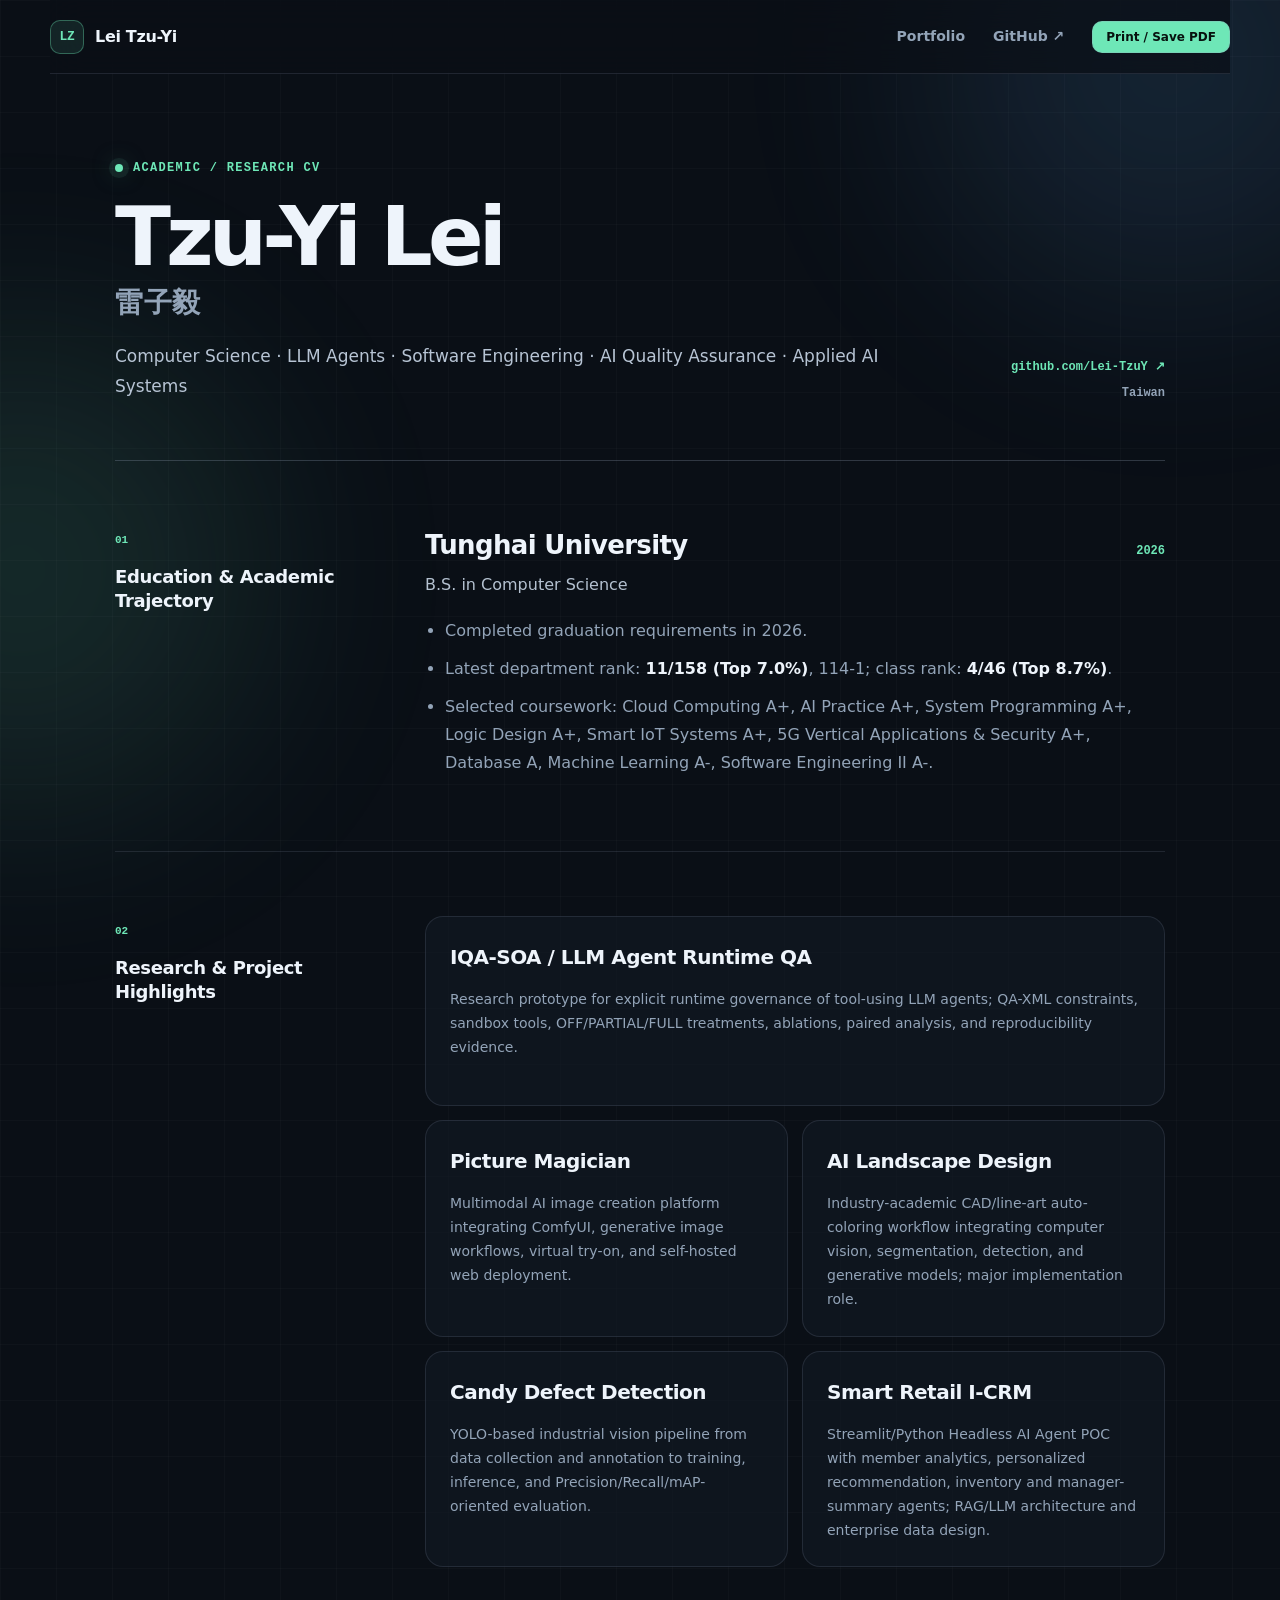
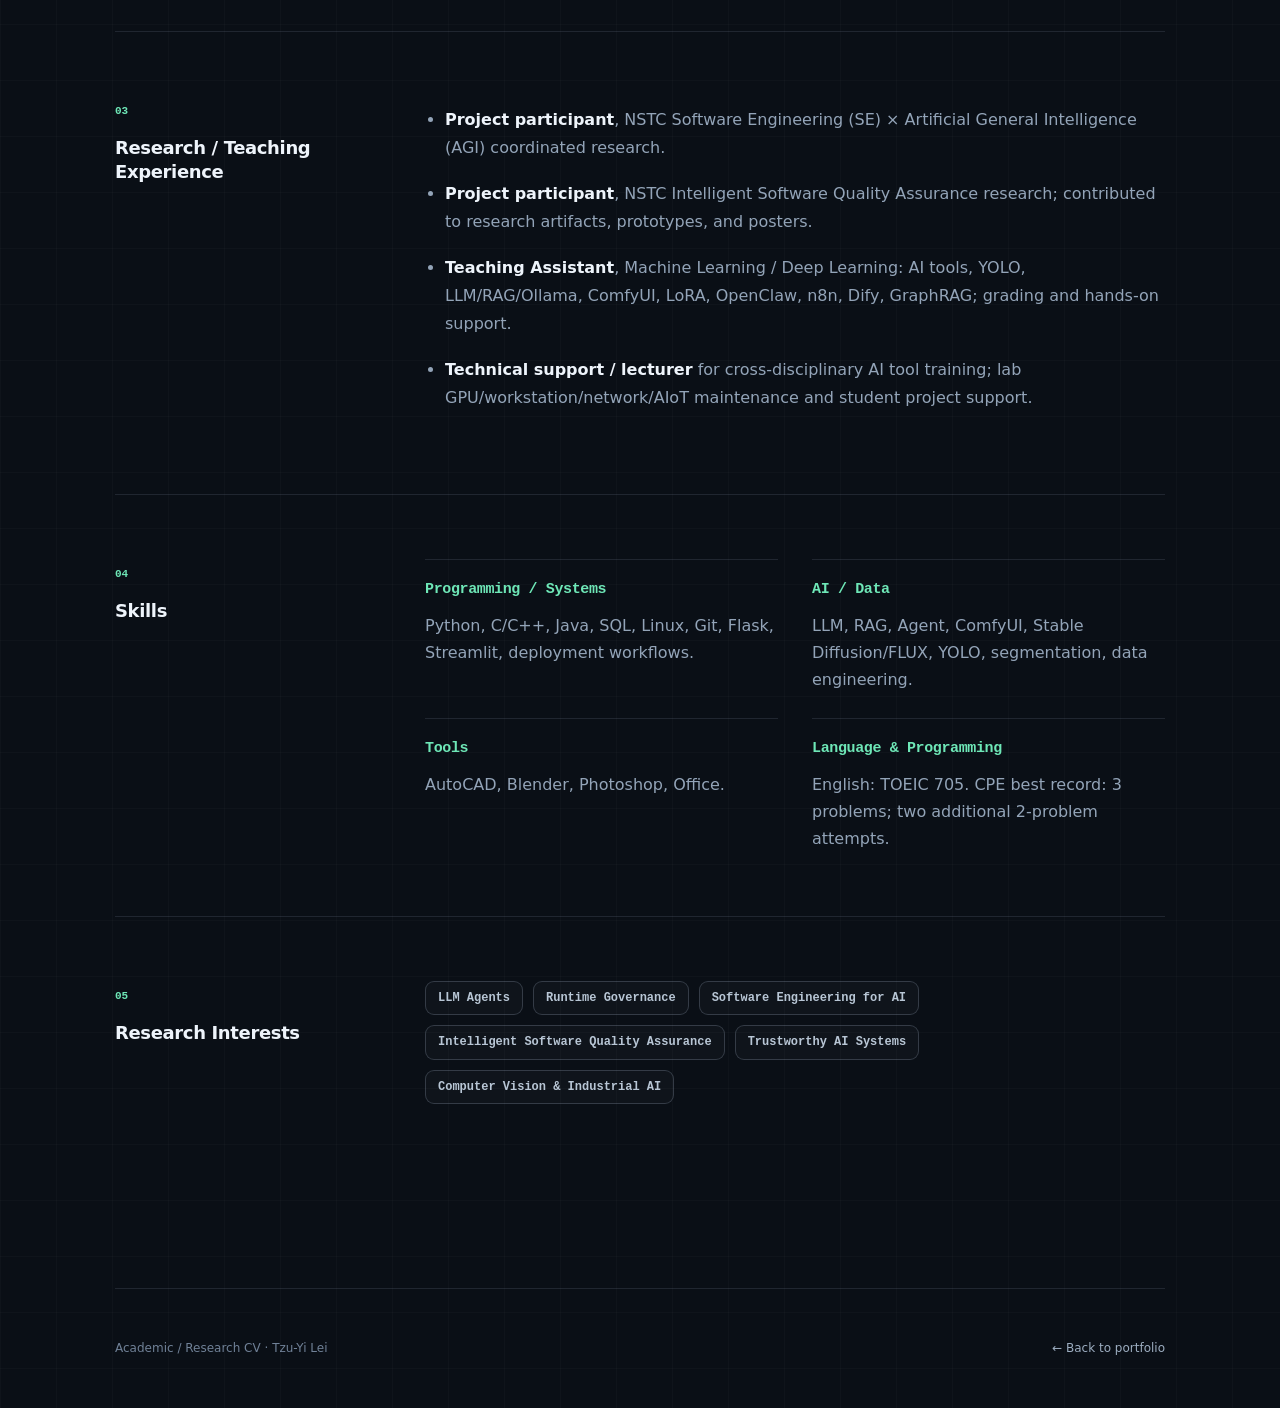
<file: cv.html>
<!doctype html>
<html lang="en">
<head>
  <meta charset="utf-8">
  <meta name="viewport" content="width=device-width, initial-scale=1">
  <meta name="description" content="Academic and research CV of Tzu-Yi Lei — Computer Science, LLM Agents, Software Engineering, AI Quality Assurance, and Applied AI Systems.">
  <meta name="theme-color" content="#0a0f16">
  <meta property="og:title" content="Tzu-Yi Lei | Academic / Research CV">
  <meta property="og:description" content="Computer Science · LLM Agents · Software Engineering · AI Quality Assurance · Applied AI Systems">
  <meta property="og:type" content="profile">
  <meta property="og:url" content="https://lei-tzuy.github.io/cv.html">
  <title>Tzu-Yi Lei | Academic / Research CV</title>
  <link rel="stylesheet" href="cv.css">
</head>
<body>
  <div class="ambient ambient-one" aria-hidden="true"></div>
  <div class="ambient ambient-two" aria-hidden="true"></div>

  <header class="site-header cv-nav">
    <a class="brand" href="index.html" aria-label="Back to portfolio"><span class="brand-mark">LZ</span><span>Lei Tzu-Yi</span></a>
    <nav class="nav" aria-label="CV navigation">
      <a href="index.html">Portfolio</a>
      <a href="https://github.com/Lei-TzuY" target="_blank" rel="noreferrer">GitHub ↗</a>
      <button class="print-button" type="button" onclick="window.print()">Print / Save PDF</button>
    </nav>
  </header>

  <main class="cv-shell">
    <header class="cv-hero">
      <div>
        <p class="eyebrow"><span class="status-dot"></span> Academic / Research CV</p>
        <h1>Tzu-Yi Lei <span>雷子毅</span></h1>
        <p class="cv-focus">Computer Science · LLM Agents · Software Engineering · AI Quality Assurance · Applied AI Systems</p>
      </div>
      <div class="cv-contact">
        <a href="https://github.com/Lei-TzuY" target="_blank" rel="noreferrer">github.com/Lei-TzuY ↗</a>
        <span>Taiwan</span>
      </div>
    </header>

    <section class="cv-section">
      <div class="cv-section-label"><span>01</span><h2>Education & Academic Trajectory</h2></div>
      <div class="cv-section-body">
        <article class="cv-entry">
          <div class="entry-head">
            <div><h3>Tunghai University</h3><p>B.S. in Computer Science</p></div>
            <time>2026</time>
          </div>
          <ul>
            <li>Completed graduation requirements in 2026.</li>
            <li>Latest department rank: <strong>11/158 (Top 7.0%)</strong>, 114-1; class rank: <strong>4/46 (Top 8.7%)</strong>.</li>
            <li>Selected coursework: Cloud Computing A+, AI Practice A+, System Programming A+, Logic Design A+, Smart IoT Systems A+, 5G Vertical Applications & Security A+, Database A, Machine Learning A-, Software Engineering II A-.</li>
          </ul>
        </article>
      </div>
    </section>

    <section class="cv-section">
      <div class="cv-section-label"><span>02</span><h2>Research & Project Highlights</h2></div>
      <div class="cv-section-body project-list">
        <article class="cv-project">
          <h3>IQA-SOA / LLM Agent Runtime QA</h3>
          <p>Research prototype for explicit runtime governance of tool-using LLM agents; QA-XML constraints, sandbox tools, OFF/PARTIAL/FULL treatments, ablations, paired analysis, and reproducibility evidence.</p>
        </article>
        <article class="cv-project">
          <h3>Picture Magician</h3>
          <p>Multimodal AI image creation platform integrating ComfyUI, generative image workflows, virtual try-on, and self-hosted web deployment.</p>
        </article>
        <article class="cv-project">
          <h3>AI Landscape Design</h3>
          <p>Industry-academic CAD/line-art auto-coloring workflow integrating computer vision, segmentation, detection, and generative models; major implementation role.</p>
        </article>
        <article class="cv-project">
          <h3>Candy Defect Detection</h3>
          <p>YOLO-based industrial vision pipeline from data collection and annotation to training, inference, and Precision/Recall/mAP-oriented evaluation.</p>
        </article>
        <article class="cv-project">
          <h3>Smart Retail I-CRM</h3>
          <p>Streamlit/Python Headless AI Agent POC with member analytics, personalized recommendation, inventory and manager-summary agents; RAG/LLM architecture and enterprise data design.</p>
        </article>
      </div>
    </section>

    <section class="cv-section">
      <div class="cv-section-label"><span>03</span><h2>Research / Teaching Experience</h2></div>
      <div class="cv-section-body">
        <ul class="experience-list">
          <li><strong>Project participant</strong>, NSTC Software Engineering (SE) × Artificial General Intelligence (AGI) coordinated research.</li>
          <li><strong>Project participant</strong>, NSTC Intelligent Software Quality Assurance research; contributed to research artifacts, prototypes, and posters.</li>
          <li><strong>Teaching Assistant</strong>, Machine Learning / Deep Learning: AI tools, YOLO, LLM/RAG/Ollama, ComfyUI, LoRA, OpenClaw, n8n, Dify, GraphRAG; grading and hands-on support.</li>
          <li><strong>Technical support / lecturer</strong> for cross-disciplinary AI tool training; lab GPU/workstation/network/AIoT maintenance and student project support.</li>
        </ul>
      </div>
    </section>

    <section class="cv-section">
      <div class="cv-section-label"><span>04</span><h2>Skills</h2></div>
      <div class="cv-section-body skill-groups">
        <div><h3>Programming / Systems</h3><p>Python, C/C++, Java, SQL, Linux, Git, Flask, Streamlit, deployment workflows.</p></div>
        <div><h3>AI / Data</h3><p>LLM, RAG, Agent, ComfyUI, Stable Diffusion/FLUX, YOLO, segmentation, data engineering.</p></div>
        <div><h3>Tools</h3><p>AutoCAD, Blender, Photoshop, Office.</p></div>
        <div><h3>Language & Programming</h3><p>English: TOEIC 705. CPE best record: 3 problems; two additional 2-problem attempts.</p></div>
      </div>
    </section>

    <section class="cv-section cv-last">
      <div class="cv-section-label"><span>05</span><h2>Research Interests</h2></div>
      <div class="cv-section-body interests">
        <span>LLM Agents</span><span>Runtime Governance</span><span>Software Engineering for AI</span><span>Intelligent Software Quality Assurance</span><span>Trustworthy AI Systems</span><span>Computer Vision & Industrial AI</span>
      </div>
    </section>
  </main>

  <footer class="footer cv-footer">
    <p>Academic / Research CV · Tzu-Yi Lei</p>
    <a href="index.html">← Back to portfolio</a>
  </footer>
</body>
</html>
</file>
<file: cv.css>
@import url('styles.css');

.cv-nav { position: sticky; }
.print-button {
  border: 1px solid var(--border-strong);
  border-radius: 10px;
  background: var(--accent);
  color: #07110e;
  padding: 9px 13px;
  font: 750 12px/1 var(--sans);
  cursor: pointer;
}
.print-button:hover { background: #8aefc8; }

.cv-shell { width: min(1050px, calc(100% - 48px)); margin: 0 auto; padding: 86px 0 120px; }
.cv-hero {
  display: grid;
  grid-template-columns: 1fr auto;
  gap: 48px;
  align-items: end;
  padding-bottom: 58px;
  border-bottom: 1px solid var(--border-strong);
}
.cv-hero h1 { margin: 0; font-size: clamp(48px, 7vw, 82px); line-height: .98; letter-spacing: -.06em; }
.cv-hero h1 span { display: block; margin-top: 12px; color: var(--muted); font-size: .34em; letter-spacing: .02em; font-weight: 650; }
.cv-focus { max-width: 790px; margin: 26px 0 0; color: #b7c4d4; font-size: 17px; line-height: 1.75; }
.cv-contact { display: flex; flex-direction: column; gap: 8px; align-items: flex-end; color: var(--muted); font: 600 12px/1.5 var(--mono); }
.cv-contact a { color: var(--accent); }

.cv-section {
  display: grid;
  grid-template-columns: 260px 1fr;
  gap: 50px;
  padding: 64px 0;
  border-bottom: 1px solid var(--border);
}
.cv-section-label span { color: var(--accent); font: 700 11px/1 var(--mono); }
.cv-section-label h2 { margin: 14px 0 0; font-size: 18px; line-height: 1.35; letter-spacing: -.02em; }
.cv-section-body h3 { margin: 0; letter-spacing: -.025em; }
.cv-entry + .cv-entry { margin-top: 38px; }
.entry-head { display: flex; justify-content: space-between; gap: 24px; align-items: baseline; }
.entry-head h3 { font-size: 26px; }
.entry-head p { margin: 5px 0 0; color: #b4c1d0; }
.entry-head time { color: var(--accent); font: 700 12px/1 var(--mono); }
.cv-section-body ul { margin: 20px 0 0; padding-left: 20px; color: var(--muted); }
.cv-section-body li { margin: 10px 0; line-height: 1.75; }
.cv-section-body strong { color: var(--text); font-weight: 700; }

.project-list { display: grid; grid-template-columns: 1fr 1fr; gap: 14px; }
.cv-project {
  min-height: 190px;
  padding: 24px;
  border: 1px solid var(--border);
  border-radius: 18px;
  background: rgba(17,25,36,.65);
}
.cv-project:first-child { grid-column: 1 / -1; }
.cv-project h3 { font-size: 20px; }
.cv-project p { margin: 14px 0 0; color: var(--muted); font-size: 14px; line-height: 1.72; }

.experience-list { margin-top: 0 !important; }
.experience-list li { margin-bottom: 18px; }
.skill-groups { display: grid; grid-template-columns: 1fr 1fr; gap: 24px 34px; }
.skill-groups > div { padding-top: 18px; border-top: 1px solid var(--border); }
.skill-groups h3 { font-size: 15px; color: var(--accent); font-family: var(--mono); }
.skill-groups p { margin: 10px 0 0; color: var(--muted); line-height: 1.7; }
.interests { display: flex; flex-wrap: wrap; gap: 10px; }
.interests span { padding: 9px 12px; border: 1px solid var(--border-strong); border-radius: 9px; color: #b8c6d5; background: rgba(255,255,255,.025); font: 600 12px/1.2 var(--mono); }
.cv-last { border-bottom: 0; }
.cv-footer { width: min(1050px, calc(100% - 48px)); margin-inline: auto; }

@media (max-width: 820px) {
  .cv-nav .nav a:first-child { display: none; }
  .cv-shell { padding-top: 58px; }
  .cv-hero { grid-template-columns: 1fr; gap: 28px; }
  .cv-contact { align-items: flex-start; }
  .cv-section { grid-template-columns: 1fr; gap: 28px; padding: 48px 0; }
  .project-list, .skill-groups { grid-template-columns: 1fr; }
  .cv-project:first-child { grid-column: auto; }
}

@media (max-width: 560px) {
  .cv-shell, .cv-footer { width: min(100% - 28px, 1050px); }
  .site-header { width: calc(100% - 28px); }
  .cv-nav .brand span:last-child { display: none; }
  .cv-nav .nav { gap: 10px; }
  .cv-nav .nav > a { display: none; }
  .print-button { padding-inline: 11px; }
  .entry-head { flex-direction: column; gap: 8px; }
}

@media print {
  :root { --text: #111; --muted: #444; --accent: #0b6b54; --border: #d8dde3; --border-strong: #c8d0d8; }
  @page { size: A4; margin: 14mm 15mm; }
  body { background: #fff !important; color: #111; font-size: 10.5pt; }
  .ambient, .site-header, .cv-footer { display: none !important; }
  .cv-shell { width: 100%; margin: 0; padding: 0; }
  .cv-hero { padding-bottom: 8mm; gap: 12mm; }
  .cv-hero h1 { font-size: 32pt; }
  .cv-focus { margin-top: 4mm; color: #333; font-size: 10.5pt; }
  .cv-contact { color: #444; }
  .cv-section { grid-template-columns: 48mm 1fr; gap: 7mm; padding: 7mm 0; break-inside: avoid; }
  .cv-section-label h2 { font-size: 11pt; }
  .entry-head h3 { font-size: 14pt; }
  .cv-section-body ul { margin-top: 3mm; }
  .cv-section-body li { margin: 1.4mm 0; line-height: 1.45; }
  .project-list { gap: 3mm; }
  .cv-project { min-height: 0; padding: 4mm; border-radius: 2mm; background: #fff; break-inside: avoid; }
  .cv-project h3 { font-size: 11pt; }
  .cv-project p, .skill-groups p { margin-top: 2mm; font-size: 9.2pt; line-height: 1.45; }
  .skill-groups { gap: 4mm 7mm; }
  .interests { gap: 2mm; }
  .interests span { padding: 2mm 2.5mm; color: #222; background: #fff; }
  a { color: inherit; }
}
</file>
